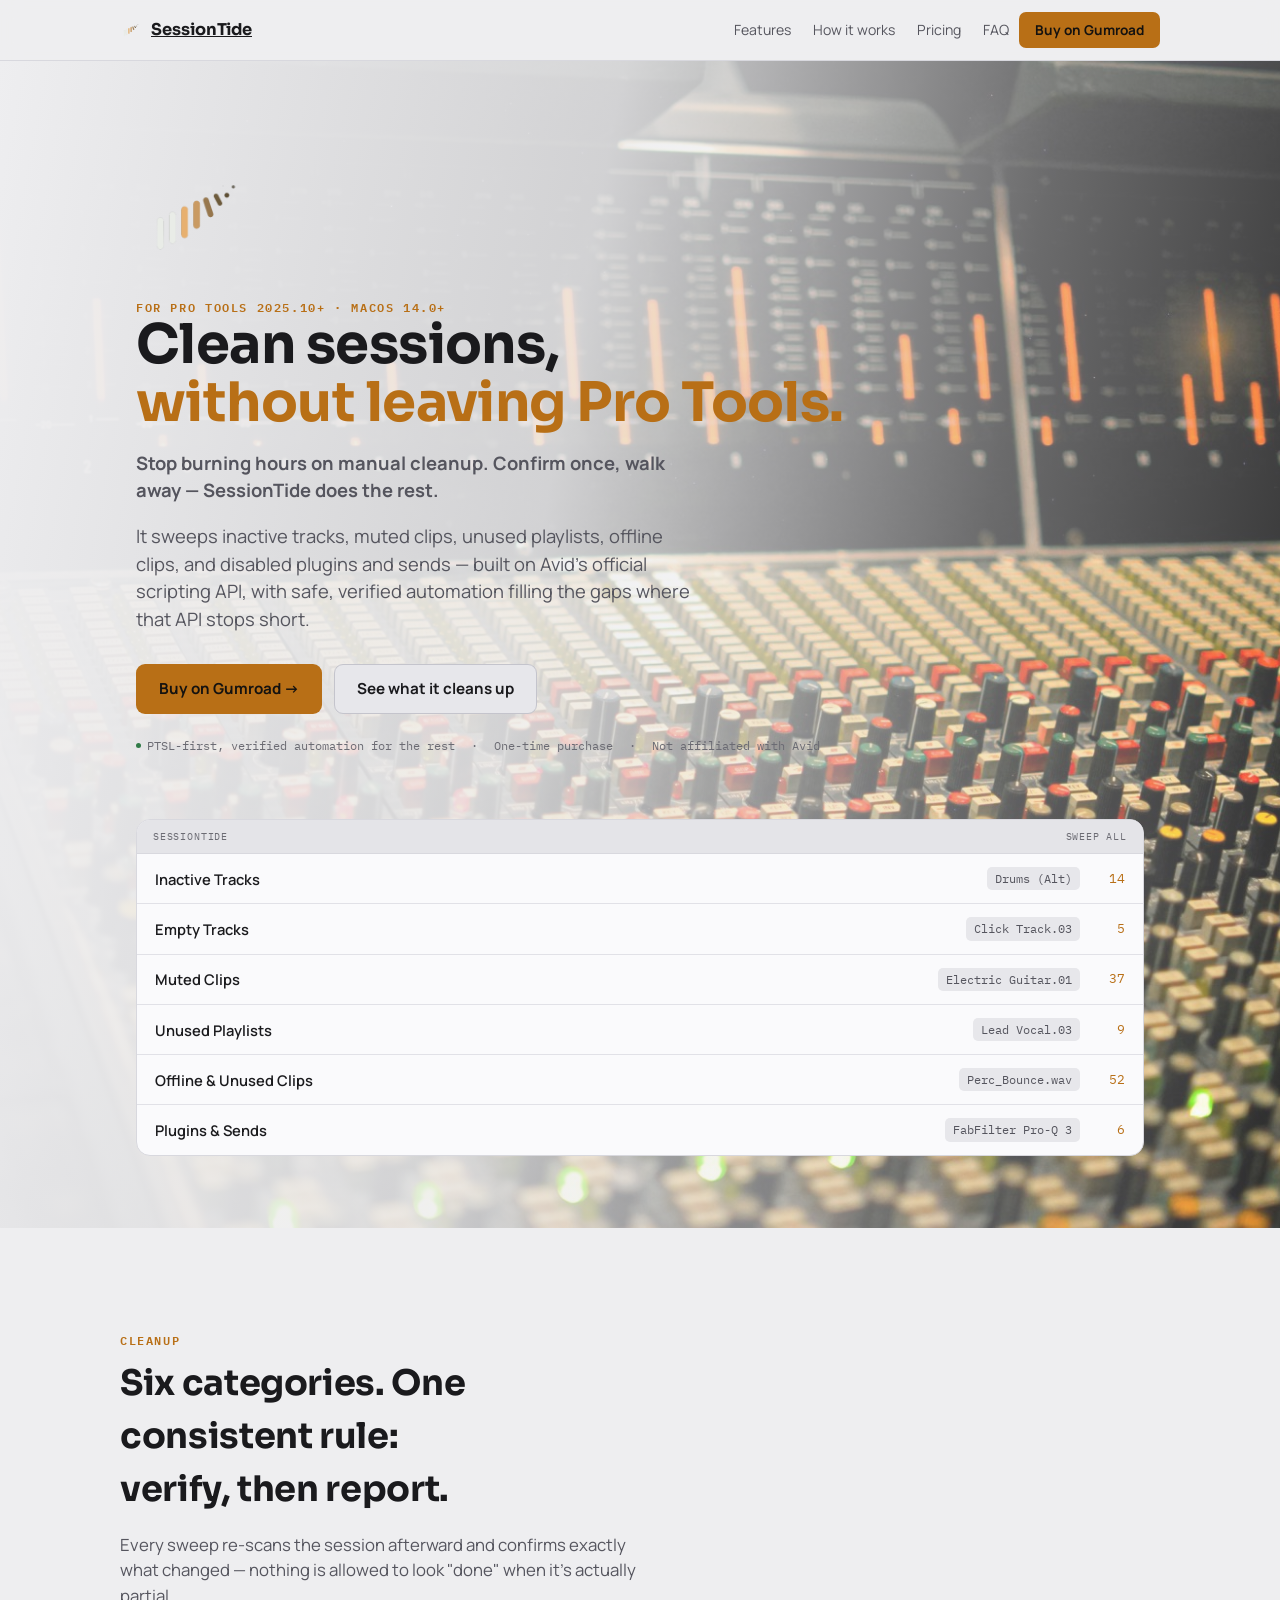
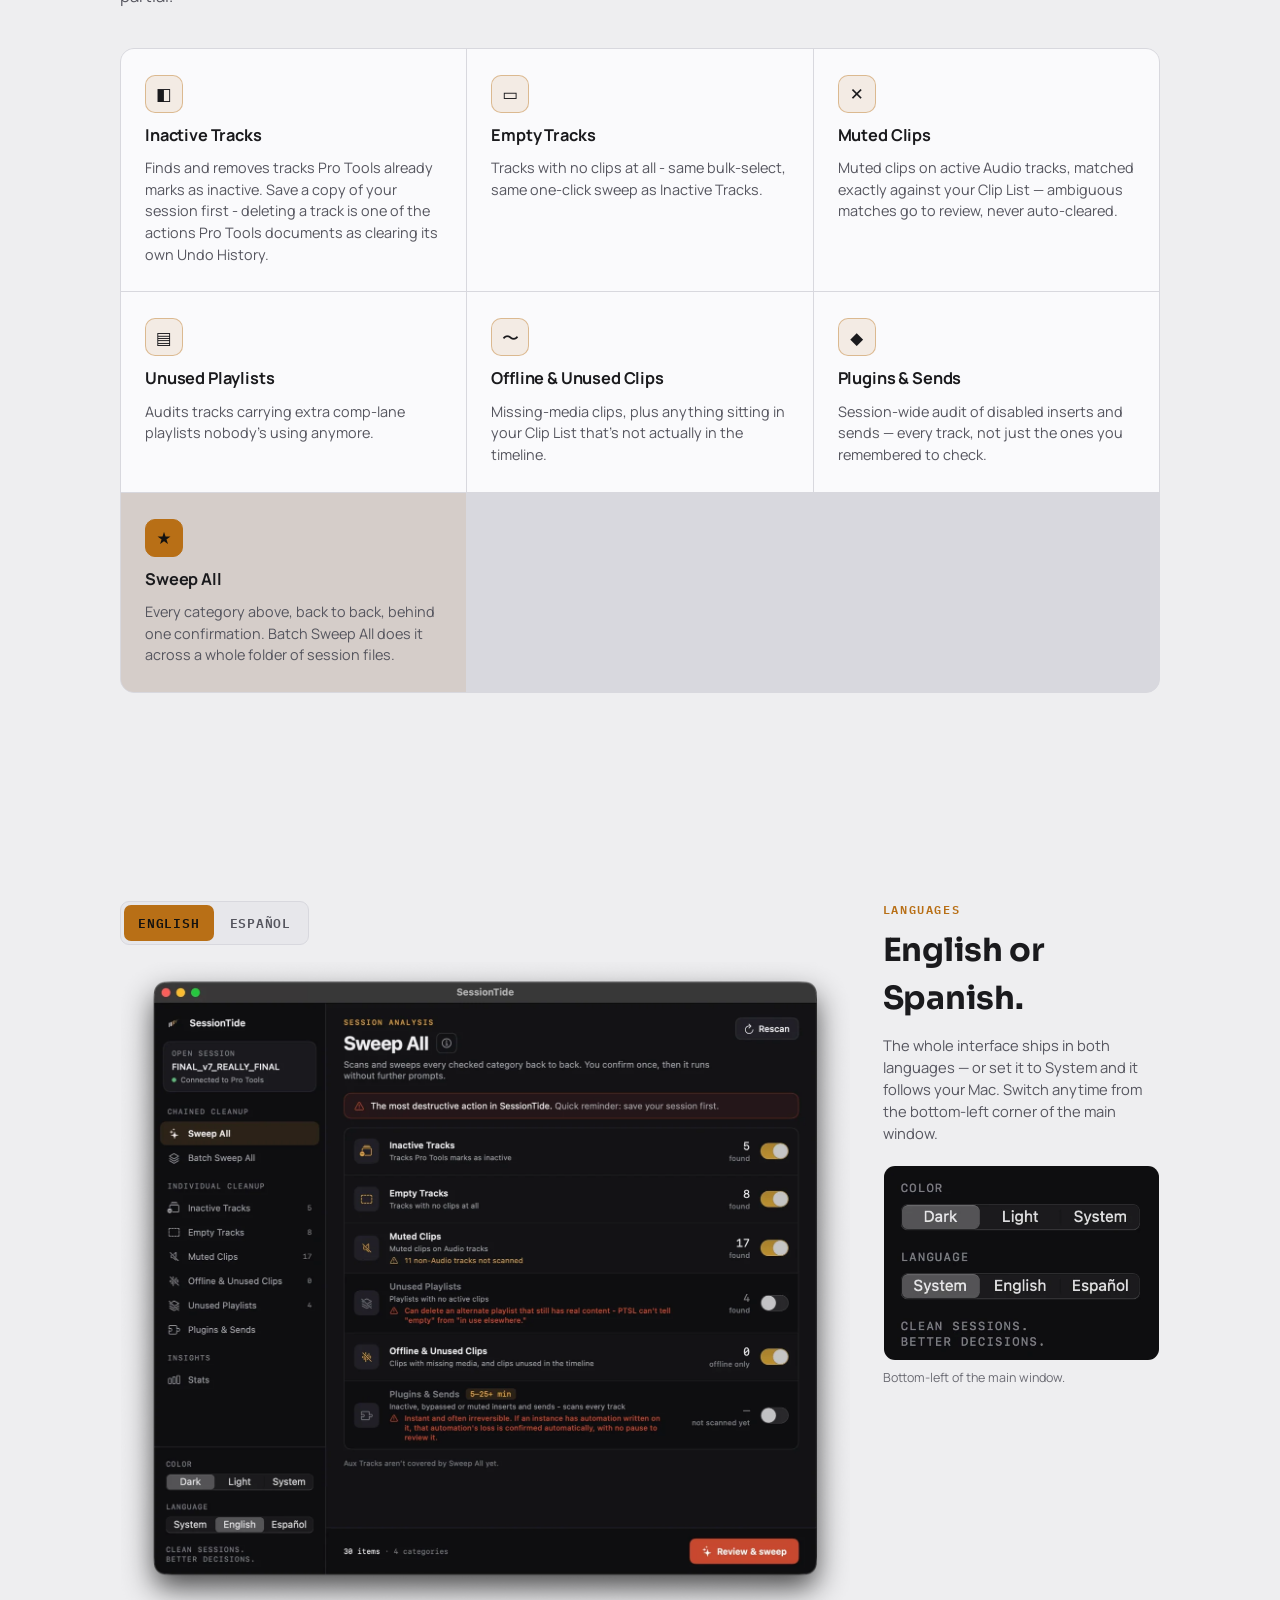
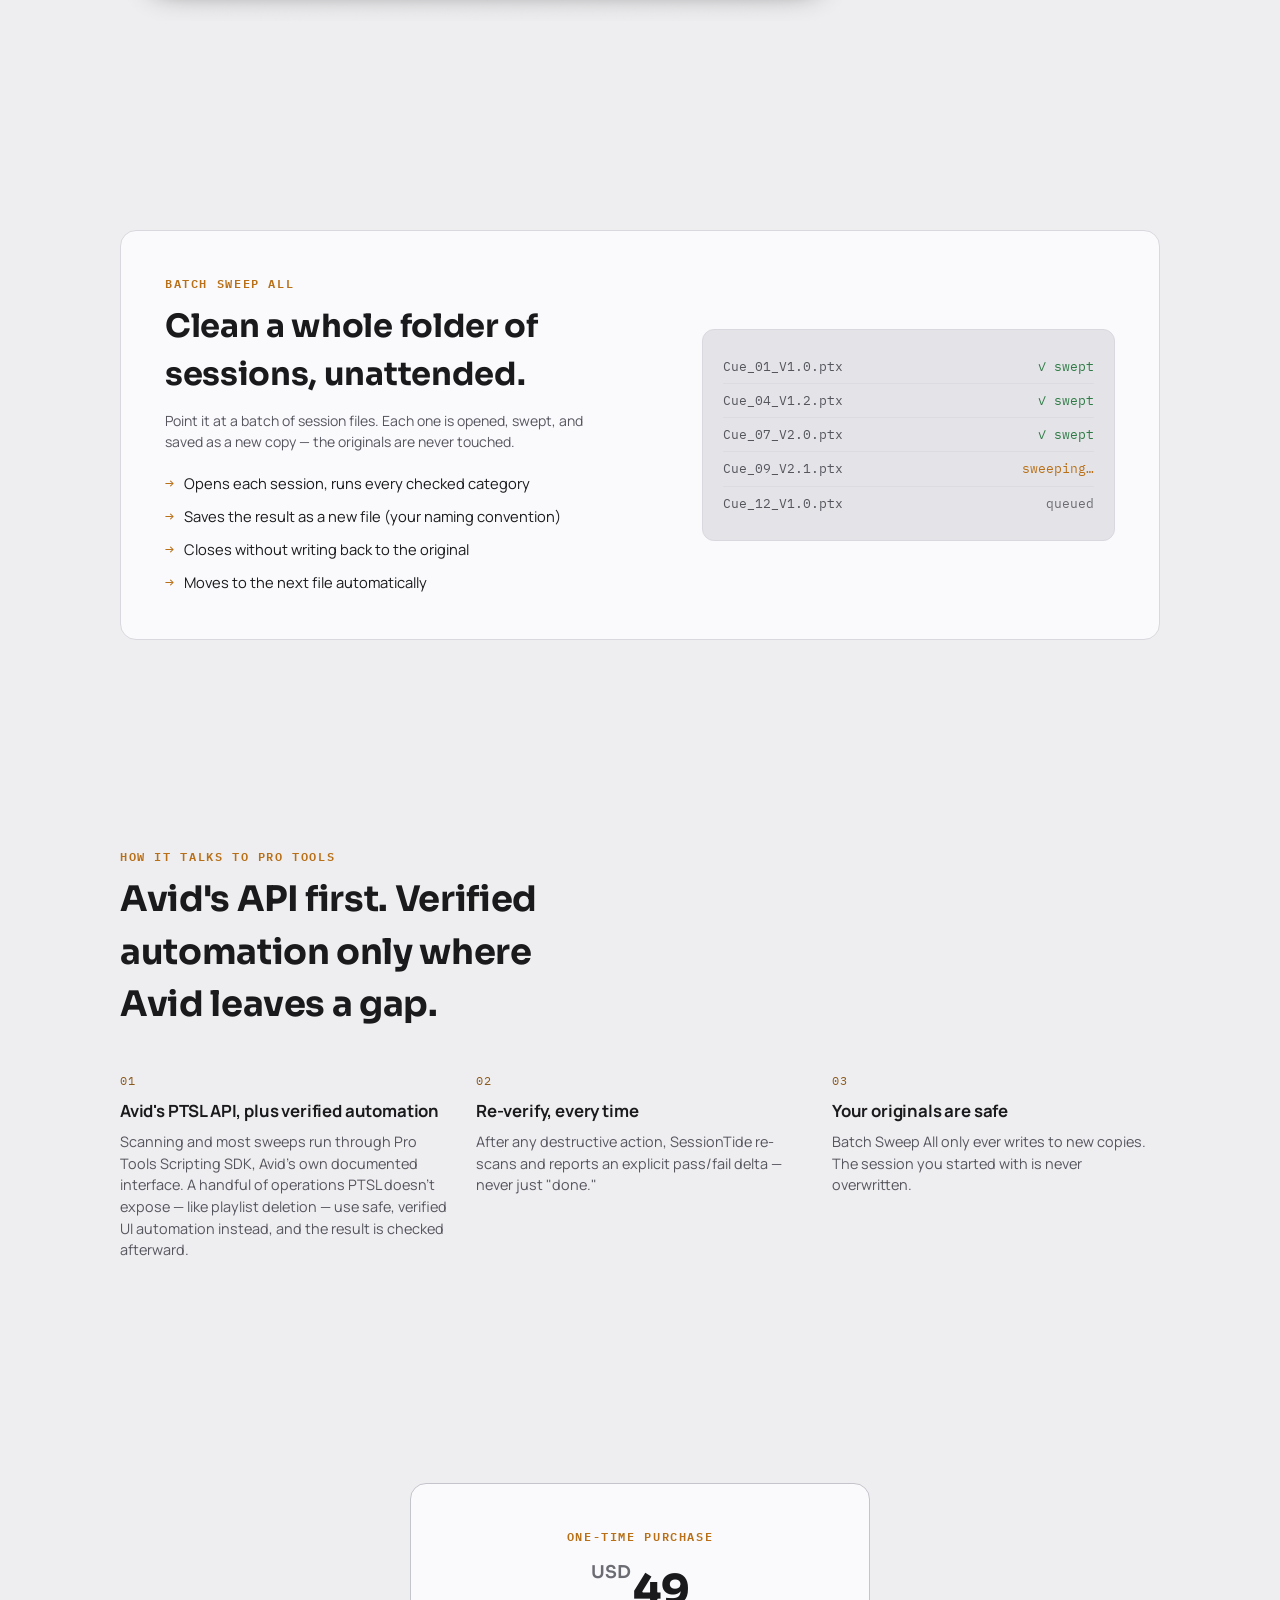
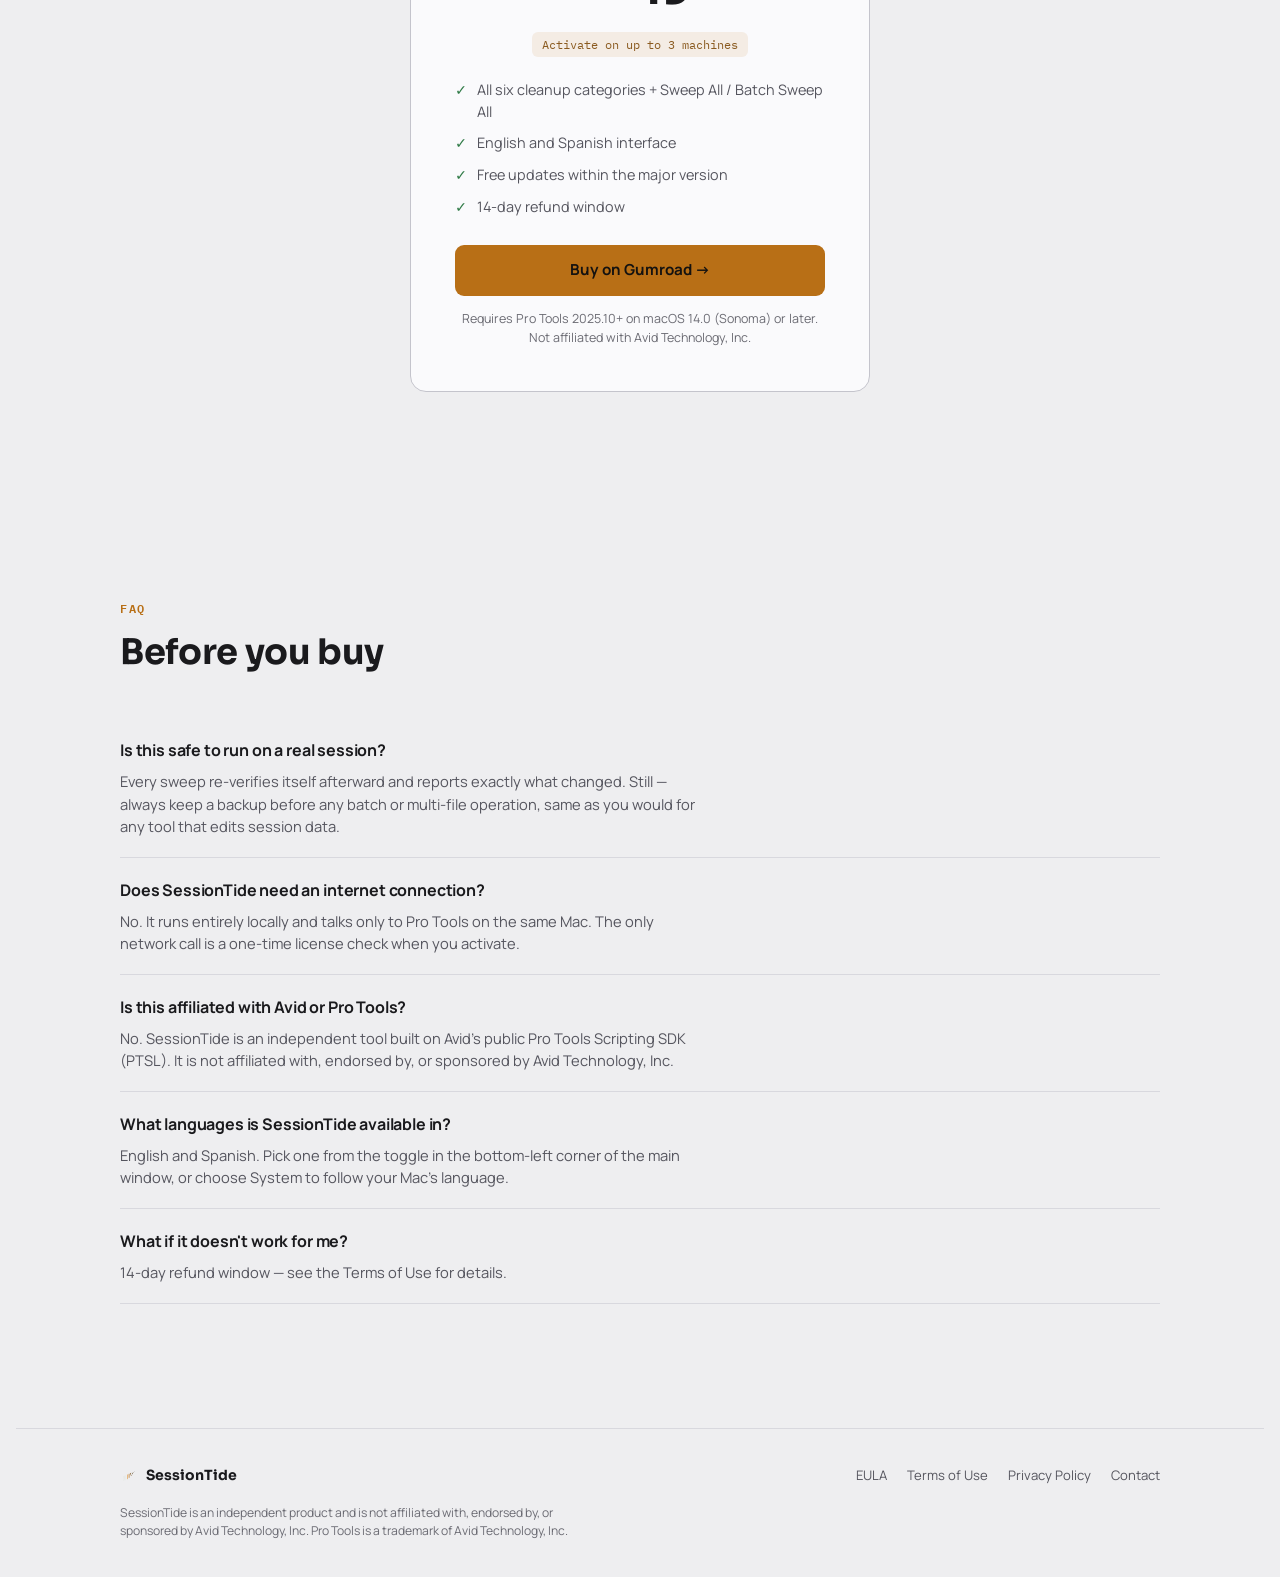
<file: index.html>
<!doctype html><html><head><meta charset=utf8><meta name=viewport content="width=device-width,initial-scale=1,viewport-fit=cover"><style>:root{color-scheme:light;box-sizing:border-box;padding-top:env(safe-area-inset-top,0px);padding-bottom:env(safe-area-inset-bottom,0px)}html{scroll-padding-top:env(safe-area-inset-top,0px)}body{margin:0;padding:0;font:14px -apple-system,BlinkMacSystemFont,sans-serif;background:#faf9f5;color:#141413}img{max-width:100%}[hidden]:not([hidden=until-found i]){display:none!important}</style></head><body>
<title>SessionTide</title>
<meta name="description" content="Session cleanup for Pro Tools, built on Avid's official scripting API — with safe, verified automation for the few things that API can't do.">
<link rel="preconnect" href="https://fonts.googleapis.com">
<link rel="preconnect" href="https://fonts.gstatic.com" crossorigin>
<link href="https://fonts.googleapis.com/css2?family=Sora:wght@400;600;700;800&family=Manrope:wght@400;500;600;700&family=IBM+Plex+Mono:wght@400;500;600&display=swap" rel="stylesheet">
<style>
  :root{
    --bg:#EEEEF0; --sidebar:#E4E4E8; --surface:#FAFAFC; --raised:#E7E7EB;
    --border:#D8D8DE; --border-strong:#C4C4CC;
    --text:#1A1A1D; --text-2:#55555E; --text-3:#6B6B73;
    --amber:#B86F16; --amber-muted:#8A5A1F; --amber-wash: rgba(184,111,22,.10);
    --success:#2F7A46; --danger:#B8391F;
    color-scheme: light dark;
  }
  @media (prefers-color-scheme: dark){
    :root:not([data-theme="light"]){
      --bg:#121215; --sidebar:#0E0E11; --surface:#19191E; --raised:#202026;
      --border:#26262D; --border-strong:#33333B;
      --text:#EDEDF0; --text-2:#A1A1AA; --text-3:#7C7C86;
      --amber:#E8A33D; --amber-muted:#B8894A; --amber-wash: rgba(232,163,61,.10);
      --success:#5FB878; --danger:#C8472F;
    }
  }
  :root[data-theme="dark"]{
    --bg:#121215; --sidebar:#0E0E11; --surface:#19191E; --raised:#202026;
    --border:#26262D; --border-strong:#33333B;
    --text:#EDEDF0; --text-2:#A1A1AA; --text-3:#7C7C86;
    --amber:#E8A33D; --amber-muted:#B8894A; --amber-wash: rgba(232,163,61,.10);
    --success:#5FB878; --danger:#C8472F;
  }

  *{box-sizing:border-box}
  html,body{margin:0; background:var(--bg); color:var(--text);}
  body{
    font-family:"Manrope",system-ui,sans-serif; line-height:1.5;
    padding-inline:16px;
    -webkit-font-smoothing:antialiased;
  }
  a{color:inherit}
  img{max-width:100%; display:block}
  .wrap{max-width:1040px; margin:0 auto;}
  section{padding-block:clamp(56px,9vw,104px);}
  h1,h2,h3{font-family:"Sora",system-ui,sans-serif; font-weight:700; letter-spacing:-0.01em; text-wrap:balance; margin:0;}
  .eyebrow{
    font-family:"IBM Plex Mono",monospace; font-size:.72rem; letter-spacing:.14em; text-transform:uppercase;
    color:var(--amber); font-weight:600;
  }
  .lede{color:var(--text-2); font-size:1.05rem; max-width:56ch;}
  .mono{font-family:"IBM Plex Mono",monospace;}

  /* ---------- nav ---------- */
  nav{
    position:sticky; top:0; z-index:20; background:color-mix(in srgb, var(--bg) 88%, transparent);
    backdrop-filter:blur(10px); border-bottom:1px solid var(--border);
    margin-inline:-16px; padding-inline:16px;
  }
  .nav-row{max-width:1040px; margin:0 auto; display:flex; align-items:center; gap:10px; height:60px;}
  .nav-row .brand{display:flex; align-items:center; gap:9px; font-family:"Sora",sans-serif; font-weight:700; font-size:1.02rem;}
  .nav-row .brand img{width:22px; height:22px;}
  .nav-links{display:flex; gap:22px; margin-left:auto; font-size:.88rem; color:var(--text-2);}
  .nav-links a{text-decoration:none;}
  .nav-links a:hover{color:var(--text);}
  .nav-cta{
    font-family:"Manrope",sans-serif; font-weight:700; font-size:.85rem;
    background:var(--amber); color:#141210; padding:8px 16px; border-radius:7px; text-decoration:none;
    white-space:nowrap;
  }
  @media (max-width:640px){ .nav-links{display:none;} .nav-cta{margin-left:auto;} }

  /* ---------- hero ---------- */
  /* hero-console.jpg: "Neve Sound Board" by Conner Darnell on Unsplash
     (Unsplash License, free for commercial use, no attribution required -
     credited here anyway). Swapped 2026-10-05 again, user-picked from a
     fresh search - classic Neve-style large-format console, cream knobs,
     lit orange meter bridge at varied levels (not all zero).
     https://unsplash.com/photos/black-audio-mixer-with-audio-mixer-yk0c7Ww_ws8 */
  .hero{
    position:relative; isolation:isolate; overflow:hidden;
    margin-inline:calc(50% - 50vw); padding-inline:max(16px, calc(50vw - 504px));
    padding-top:clamp(52px,10vw,96px); padding-bottom:clamp(40px,7vw,72px);
  }
  .hero::before{
    content:""; position:absolute; inset:0; z-index:-1;
    background:
      linear-gradient(100deg, var(--bg) 0%, color-mix(in srgb, var(--bg) 88%, transparent) 42%, color-mix(in srgb, var(--bg) 45%, transparent) 72%, color-mix(in srgb, var(--bg) 18%, transparent) 100%),
      url('hero-console.jpg') center 38% / cover no-repeat;
  }
  @media (max-width:640px){
    .hero::before{
      background:
        linear-gradient(180deg, var(--bg) 0%, color-mix(in srgb, var(--bg) 92%, transparent) 55%, color-mix(in srgb, var(--bg) 60%, transparent) 100%),
        url('hero-console.jpg') center 30% / cover no-repeat;
    }
  }
  .hero-mark{width:120px; height:120px; margin-bottom:22px;}
  .hero h1{font-size:clamp(2.1rem,5.2vw,3.4rem); line-height:1.06;}
  .hero h1 .accent{color:var(--amber);}
  .hero .lede{font-size:1.15rem; margin-top:18px; max-width:52ch;}
  .hero-ctas{display:flex; gap:12px; margin-top:30px; flex-wrap:wrap;}
  .btn{
    font-family:"Manrope",sans-serif; font-weight:700; font-size:.95rem;
    padding:13px 22px; border-radius:9px; text-decoration:none; display:inline-flex; align-items:center; gap:8px;
    border:1px solid transparent;
  }
  .btn-primary{background:var(--amber); color:#141210;}
  .btn-secondary{background:var(--raised); color:var(--text); border-color:var(--border-strong);}
  .hero-meta{
    margin-top:22px; display:flex; gap:16px; flex-wrap:wrap;
    font-family:"IBM Plex Mono",monospace; font-size:.78rem; color:var(--text-3);
  }
  .hero-meta span{display:flex; align-items:center; gap:6px;}
  .dot{width:5px; height:5px; border-radius:50%; background:var(--success);}

  /* ---------- console preview (the bars motif) ---------- */
  .console-strip{
    margin-top:clamp(40px,7vw,64px); border:1px solid var(--border); border-radius:14px;
    background:var(--surface); overflow:hidden;
  }
  .console-strip .bar{
    height:34px; display:flex; align-items:center; gap:0; padding-inline:6px; border-bottom:1px solid var(--border);
    background:var(--sidebar);
  }
  .console-strip .bar span{
    font-family:"IBM Plex Mono",monospace; font-size:.65rem; letter-spacing:.08em; color:var(--text-3); padding:0 10px;
  }
  .console-row{
    display:flex; align-items:center; gap:14px; padding:13px 18px; border-bottom:1px solid color-mix(in srgb, var(--border) 70%, transparent);
    font-size:.92rem;
  }
  .console-row:last-child{border-bottom:none;}
  .console-row .name{font-weight:600; flex:1; min-width:0;}
  .console-row .tag{
    font-family:"IBM Plex Mono",monospace; font-size:.72rem; color:var(--text-2);
    background:var(--raised); padding:3px 8px; border-radius:5px; white-space:nowrap;
  }
  .console-row .count{font-family:"IBM Plex Mono",monospace; font-size:.82rem; color:var(--amber); width:2.4em; text-align:right;}

  /* ---------- feature grid ---------- */
  .grid-head{max-width:60ch; margin-bottom:40px;}
  .grid-head h2{font-size:clamp(1.6rem,3.4vw,2.2rem); margin-top:8px;}
  .feat-grid{display:grid; grid-template-columns:repeat(auto-fit,minmax(260px,1fr)); gap:1px; background:var(--border); border:1px solid var(--border); border-radius:14px; overflow:hidden;}
  .feat{background:var(--surface); padding:26px 24px; display:flex; flex-direction:column; gap:10px;}
  .feat .ico{
    width:38px; height:38px; border-radius:10px; background:var(--amber-wash); border:1px solid color-mix(in srgb, var(--amber) 40%, transparent);
    display:flex; align-items:center; justify-content:center; font-size:1.05rem;
  }
  .feat h3{font-size:1.02rem; font-family:"Manrope",sans-serif; font-weight:700;}
  .feat p{margin:0; color:var(--text-2); font-size:.9rem; line-height:1.5;}

  /* ---------- languages ---------- */
  /* Screenshots live in screenshots/ (app-en.webp, app-es.webp, toggle.webp).
     Until they exist, the frames show a dashed placeholder instead of a broken image. */
  .lang{display:grid; grid-template-columns:1.45fr .55fr; gap:32px; align-items:start;}
  .lang-switch{
    display:inline-flex; padding:3px; gap:2px; border-radius:9px;
    background:var(--raised); border:1px solid var(--border); margin-bottom:16px;
  }
  .lang-switch button{
    font:600 .82rem "IBM Plex Mono",monospace; letter-spacing:.06em; color:var(--text-2);
    background:none; border:0; border-radius:7px; padding:7px 14px; cursor:pointer;
  }
  .lang-switch button[aria-pressed="true"]{background:var(--amber); color:#141210;}
  .shot{
    position:relative; border-radius:12px; overflow:hidden;
    border:1px dashed var(--border-strong); background:var(--sidebar);
    display:flex; align-items:center; justify-content:center;
    font-family:"IBM Plex Mono",monospace; font-size:.75rem; color:var(--text-3);
  }
  .shot-app{aspect-ratio:1500/1357;}
  .shot-toggle{aspect-ratio:460/326; max-width:300px;}
  .shot img{position:absolute; inset:0; width:100%; height:100%; object-fit:contain; transition:opacity .25s ease;}
  .shot img.off{opacity:0;}
  .shot.loaded{border-style:solid; border-color:transparent; background:none;}
  .shot.loaded > span{visibility:hidden;}
  .lang-side h2{font-size:clamp(1.5rem,3vw,2rem); margin-top:8px;}
  .lang-side p{color:var(--text-2); font-size:.92rem; margin:12px 0 0;}
  .lang-side .shot{margin-top:20px;}
  .lang-side .caption{font-size:.78rem; color:var(--text-3); margin-top:8px;}
  @media (prefers-reduced-motion:reduce){ .shot img{transition:none;} }
  @media (max-width:760px){ .lang{grid-template-columns:1fr;} .lang-side{order:-1;} }

  /* ---------- sweep-all banner ---------- */
  .banner{
    border:1px solid var(--border); border-radius:16px; background:var(--surface);
    padding:clamp(28px,5vw,44px); display:grid; grid-template-columns:1.1fr .9fr; gap:32px; align-items:center;
  }
  .banner .eyebrow{margin-bottom:10px;}
  .banner h2{font-size:clamp(1.5rem,3vw,2rem);}
  .banner p{color:var(--text-2); margin-top:12px; max-width:48ch;}
  .banner-list{list-style:none; margin:20px 0 0; padding:0; display:flex; flex-direction:column; gap:10px;}
  .banner-list li{display:flex; gap:10px; align-items:baseline; font-size:.92rem;}
  .banner-list li::before{content:"→"; color:var(--amber); font-family:"IBM Plex Mono",monospace; flex-shrink:0;}
  .banner-visual{
    border:1px solid var(--border); border-radius:12px; background:var(--sidebar); padding:20px;
    font-family:"IBM Plex Mono",monospace; font-size:.8rem; color:var(--text-2);
  }
  .banner-visual .line{display:flex; justify-content:space-between; padding:7px 0; border-bottom:1px solid color-mix(in srgb, var(--border) 70%, transparent);}
  .banner-visual .line:last-child{border-bottom:none;}
  .banner-visual .ok{color:var(--success);}
  @media (max-width:760px){ .banner{grid-template-columns:1fr;} }

  /* ---------- trust ---------- */
  .trust{display:grid; grid-template-columns:repeat(auto-fit,minmax(220px,1fr)); gap:28px;}
  .trust-item .num{font-family:"IBM Plex Mono",monospace; color:var(--amber-muted); font-size:.78rem; letter-spacing:.08em;}
  .trust-item h3{font-size:1.05rem; margin-top:8px; font-family:"Manrope",sans-serif; font-weight:700;}
  .trust-item p{color:var(--text-2); font-size:.9rem; margin-top:8px;}

  /* ---------- pricing ---------- */
  .price-card{
    border:1px solid var(--border-strong); border-radius:16px; background:var(--surface);
    padding:clamp(28px,5vw,44px); text-align:center; max-width:460px; margin:0 auto;
  }
  .price-value{font-family:"Sora",sans-serif; font-weight:800; font-size:2.6rem; margin-top:14px;}
  .price-value .cur{font-size:1.1rem; color:var(--text-3); font-weight:600; vertical-align:top; margin-right:2px;}
  .price-note{font-family:"IBM Plex Mono",monospace; font-size:.72rem; color:var(--amber-muted); background:var(--amber-wash); display:inline-block; padding:4px 10px; border-radius:6px; margin-top:10px;}
  .price-list{list-style:none; padding:0; margin:22px 0; display:flex; flex-direction:column; gap:10px; text-align:left;}
  .price-list li{display:flex; gap:10px; font-size:.9rem; color:var(--text-2);}
  .price-list li::before{content:"✓"; color:var(--success); font-weight:700; flex-shrink:0;}
  .price-card .btn{width:100%; justify-content:center; margin-top:6px;}
  .price-fine{font-size:.78rem; color:var(--text-3); margin-top:14px;}

  /* ---------- faq ---------- */
  .faq-item{border-bottom:1px solid var(--border); padding-block:20px;}
  .faq-item:first-child{border-top:1px solid var(--border);}
  .faq-item h3{font-size:1rem; font-family:"Manrope",sans-serif; font-weight:700;}
  .faq-item p{color:var(--text-2); font-size:.92rem; margin:8px 0 0; max-width:64ch;}

  /* ---------- footer ---------- */
  footer{border-top:1px solid var(--border); padding-block:36px; margin-top:20px;}
  .foot-row{display:flex; justify-content:space-between; align-items:center; flex-wrap:wrap; gap:16px;}
  .foot-links{display:flex; gap:20px; font-size:.82rem; color:var(--text-2); flex-wrap:wrap;}
  .foot-links a{text-decoration:none;}
  .foot-links a:hover{color:var(--text);}
  .foot-disclaimer{font-size:.76rem; color:var(--text-3); margin-top:18px; max-width:70ch;}
</style>

<nav>
  <div class="nav-row">
    <a href="#top" class="brand"><img src="[data-uri]" alt=""> SessionTide</a>
    <div class="nav-links">
      <a href="#features">Features</a>
      <a href="#how">How it works</a>
      <a href="#pricing">Pricing</a>
      <a href="#faq">FAQ</a>
    </div>
    <a class="nav-cta" href="https://juanpedrohuici.gumroad.com/l/kjigfs">Buy on Gumroad</a>
  </div>
</nav>

<div class="wrap" id="top">
  <section class="hero">
    <img class="hero-mark" src="[data-uri]" alt="SessionTide">
    <div class="eyebrow">FOR PRO TOOLS 2025.10+ · MACOS 14.0+</div>
    <h1>Clean sessions,<br><span class="accent">without leaving Pro Tools.</span></h1>
    <p class="lede"><strong>Stop burning hours on manual cleanup. Confirm once, walk away — SessionTide does the rest.</strong></p>
    <p class="lede">It sweeps inactive tracks, muted clips, unused playlists, offline clips, and disabled plugins and sends — built on Avid's official scripting API, with safe, verified automation filling the gaps where that API stops short.</p>
    <div class="hero-ctas">
      <a class="btn btn-primary" href="https://juanpedrohuici.gumroad.com/l/kjigfs">Buy on Gumroad →</a>
      <a class="btn btn-secondary" href="#features">See what it cleans up</a>
    </div>
    <div class="hero-meta">
      <span><span class="dot"></span>PTSL-first, verified automation for the rest</span>
      <span>·</span>
      <span>One-time purchase</span>
      <span>·</span>
      <span>Not affiliated with Avid</span>
    </div>

    <div class="console-strip">
      <div class="bar"><span>SESSIONTIDE</span><span style="margin-left:auto;">SWEEP ALL</span></div>
      <div class="console-row"><div class="name">Inactive Tracks</div><div class="tag">Drums (Alt)</div><div class="count">14</div></div>
      <div class="console-row"><div class="name">Empty Tracks</div><div class="tag">Click Track.03</div><div class="count">5</div></div>
      <div class="console-row"><div class="name">Muted Clips</div><div class="tag">Electric Guitar.01</div><div class="count">37</div></div>
      <div class="console-row"><div class="name">Unused Playlists</div><div class="tag">Lead Vocal.03</div><div class="count">9</div></div>
      <div class="console-row"><div class="name">Offline &amp; Unused Clips</div><div class="tag">Perc_Bounce.wav</div><div class="count">52</div></div>
      <div class="console-row"><div class="name">Plugins &amp; Sends</div><div class="tag">FabFilter Pro-Q 3</div><div class="count">6</div></div>
    </div>
  </section>

  <section id="features">
    <div class="grid-head">
      <div class="eyebrow">CLEANUP</div>
      <h2>Six categories. One consistent rule: verify, then report.</h2>
      <p class="lede">Every sweep re-scans the session afterward and confirms exactly what changed — nothing is allowed to look "done" when it's actually partial.</p>
    </div>
    <div class="feat-grid">
      <div class="feat">
        <div class="ico">◧</div>
        <h3>Inactive Tracks</h3>
        <p>Finds and removes tracks Pro Tools already marks as inactive. Save a copy of your session first - deleting a track is one of the actions Pro Tools documents as clearing its own Undo History.</p>
      </div>
      <div class="feat">
        <div class="ico">▭</div>
        <h3>Empty Tracks</h3>
        <p>Tracks with no clips at all - same bulk-select, same one-click sweep as Inactive Tracks.</p>
      </div>
      <div class="feat">
        <div class="ico">✕</div>
        <h3>Muted Clips</h3>
        <p>Muted clips on active Audio tracks, matched exactly against your Clip List — ambiguous matches go to review, never auto-cleared.</p>
      </div>
      <div class="feat">
        <div class="ico">▤</div>
        <h3>Unused Playlists</h3>
        <p>Audits tracks carrying extra comp-lane playlists nobody's using anymore.</p>
      </div>
      <div class="feat">
        <div class="ico">〜</div>
        <h3>Offline &amp; Unused Clips</h3>
        <p>Missing-media clips, plus anything sitting in your Clip List that's not actually in the timeline.</p>
      </div>
      <div class="feat">
        <div class="ico">◆</div>
        <h3>Plugins &amp; Sends</h3>
        <p>Session-wide audit of disabled inserts and sends — every track, not just the ones you remembered to check.</p>
      </div>
      <div class="feat" style="background:var(--amber-wash);">
        <div class="ico" style="background:var(--amber); color:#141210; border-color:var(--amber);">★</div>
        <h3>Sweep All</h3>
        <p>Every category above, back to back, behind one confirmation. Batch Sweep All does it across a whole folder of session files.</p>
      </div>
    </div>
  </section>

  <section id="languages">
    <div class="lang">
      <div>
        <div class="lang-switch" role="group" aria-label="Screenshot language">
          <button type="button" data-lang="en" aria-pressed="true">ENGLISH</button>
          <button type="button" data-lang="es" aria-pressed="false">ESPAÑOL</button>
        </div>
        <div class="shot shot-app">
          <span>Screenshot coming soon</span>
          <img src="screenshots/app-en.webp" data-lang="en" alt="SessionTide main window in English">
          <img src="screenshots/app-es.webp" data-lang="es" class="off" alt="SessionTide main window in Spanish">
        </div>
      </div>
      <div class="lang-side">
        <div class="eyebrow">LANGUAGES</div>
        <h2>English or Spanish.</h2>
        <p>The whole interface ships in both languages — or set it to System and it follows your Mac. Switch anytime from the bottom-left corner of the main window.</p>
        <div class="shot shot-toggle">
          <span>Toggle screenshot</span>
          <img src="screenshots/toggle.webp" alt="Language toggle in the bottom-left corner of the SessionTide main window">
        </div>
        <div class="caption">Bottom-left of the main window.</div>
      </div>
    </div>
  </section>

  <section id="how">
    <div class="banner">
      <div>
        <div class="eyebrow">BATCH SWEEP ALL</div>
        <h2>Clean a whole folder of sessions, unattended.</h2>
        <p>Point it at a batch of session files. Each one is opened, swept, and saved as a new copy — the originals are never touched.</p>
        <ul class="banner-list">
          <li>Opens each session, runs every checked category</li>
          <li>Saves the result as a new file (your naming convention)</li>
          <li>Closes without writing back to the original</li>
          <li>Moves to the next file automatically</li>
        </ul>
      </div>
      <div class="banner-visual">
        <div class="line"><span>Cue_01_V1.0.ptx</span><span class="ok">✓ swept</span></div>
        <div class="line"><span>Cue_04_V1.2.ptx</span><span class="ok">✓ swept</span></div>
        <div class="line"><span>Cue_07_V2.0.ptx</span><span class="ok">✓ swept</span></div>
        <div class="line"><span>Cue_09_V2.1.ptx</span><span style="color:var(--amber);">sweeping…</span></div>
        <div class="line"><span>Cue_12_V1.0.ptx</span><span style="color:var(--text-3);">queued</span></div>
      </div>
    </div>
  </section>

  <section>
    <div class="grid-head">
      <div class="eyebrow">HOW IT TALKS TO PRO TOOLS</div>
      <h2>Avid's API first. Verified automation only where Avid leaves a gap.</h2>
    </div>
    <div class="trust">
      <div class="trust-item">
        <div class="num mono">01</div>
        <h3>Avid's PTSL API, plus verified automation</h3>
        <p>Scanning and most sweeps run through Pro Tools Scripting SDK, Avid's own documented interface. A handful of operations PTSL doesn't expose — like playlist deletion — use safe, verified UI automation instead, and the result is checked afterward.</p>
      </div>
      <div class="trust-item">
        <div class="num mono">02</div>
        <h3>Re-verify, every time</h3>
        <p>After any destructive action, SessionTide re-scans and reports an explicit pass/fail delta — never just "done."</p>
      </div>
      <div class="trust-item">
        <div class="num mono">03</div>
        <h3>Your originals are safe</h3>
        <p>Batch Sweep All only ever writes to new copies. The session you started with is never overwritten.</p>
      </div>
    </div>
  </section>

  <section id="pricing">
    <div class="price-card">
      <div class="eyebrow">ONE-TIME PURCHASE</div>
      <div class="price-value"><span class="cur">USD</span>49</div>
      <div class="price-note">Activate on up to 3 machines</div>
      <ul class="price-list">
        <li>All six cleanup categories + Sweep All / Batch Sweep All</li>
        <li>English and Spanish interface</li>
        <li>Free updates within the major version</li>
        <li>14-day refund window</li>
      </ul>
      <a class="btn btn-primary" href="https://juanpedrohuici.gumroad.com/l/kjigfs">Buy on Gumroad →</a>
      <div class="price-fine">Requires Pro Tools 2025.10+ on macOS 14.0 (Sonoma) or later. Not affiliated with Avid Technology, Inc.</div>
    </div>
  </section>

  <section id="faq">
    <div class="grid-head">
      <div class="eyebrow">FAQ</div>
      <h2>Before you buy</h2>
    </div>
    <div class="faq-item">
      <h3>Is this safe to run on a real session?</h3>
      <p>Every sweep re-verifies itself afterward and reports exactly what changed. Still — always keep a backup before any batch or multi-file operation, same as you would for any tool that edits session data.</p>
    </div>
    <div class="faq-item">
      <h3>Does SessionTide need an internet connection?</h3>
      <p>No. It runs entirely locally and talks only to Pro Tools on the same Mac. The only network call is a one-time license check when you activate.</p>
    </div>
    <div class="faq-item">
      <h3>Is this affiliated with Avid or Pro Tools?</h3>
      <p>No. SessionTide is an independent tool built on Avid's public Pro Tools Scripting SDK (PTSL). It is not affiliated with, endorsed by, or sponsored by Avid Technology, Inc.</p>
    </div>
    <div class="faq-item">
      <h3>What languages is SessionTide available in?</h3>
      <p>English and Spanish. Pick one from the toggle in the bottom-left corner of the main window, or choose System to follow your Mac's language.</p>
    </div>
    <div class="faq-item">
      <h3>What if it doesn't work for me?</h3>
      <p>14-day refund window — see the Terms of Use for details.</p>
    </div>
  </section>
</div>

<footer>
  <div class="wrap">
    <div class="foot-row">
      <a href="#top" class="brand" style="display:flex; align-items:center; gap:8px; font-family:'Sora',sans-serif; font-weight:700; text-decoration:none;">
        <img src="[data-uri]" alt="" style="width:18px;height:18px;"> SessionTide
      </a>
      <div class="foot-links">
        <a href="eula.html">EULA</a>
        <a href="terms.html">Terms of Use</a>
        <a href="privacy.html">Privacy Policy</a>
        <a href="mailto:contact@sessiontide.com">Contact</a>
      </div>
    </div>
    <div class="foot-disclaimer">SessionTide is an independent product and is not affiliated with, endorsed by, or sponsored by Avid Technology, Inc. Pro Tools is a trademark of Avid Technology, Inc.</div>
  </div>
</footer>

<script>
  // Language screenshots: hide the placeholder once an image loads, drop it if the file is missing.
  document.querySelectorAll('.shot img').forEach(function(img){
    function ok(){ img.closest('.shot').classList.add('loaded'); }
    if (img.complete && img.naturalWidth) ok();
    img.addEventListener('load', ok);
    img.addEventListener('error', function(){ img.remove(); });
  });
  document.querySelectorAll('.lang-switch button').forEach(function(btn){
    btn.addEventListener('click', function(){
      var lang = btn.dataset.lang;
      document.querySelectorAll('.lang-switch button').forEach(function(b){ b.setAttribute('aria-pressed', String(b === btn)); });
      document.querySelectorAll('.shot-app img').forEach(function(img){ img.classList.toggle('off', img.dataset.lang !== lang); });
    });
  });
</script>

</body></html>
</file>
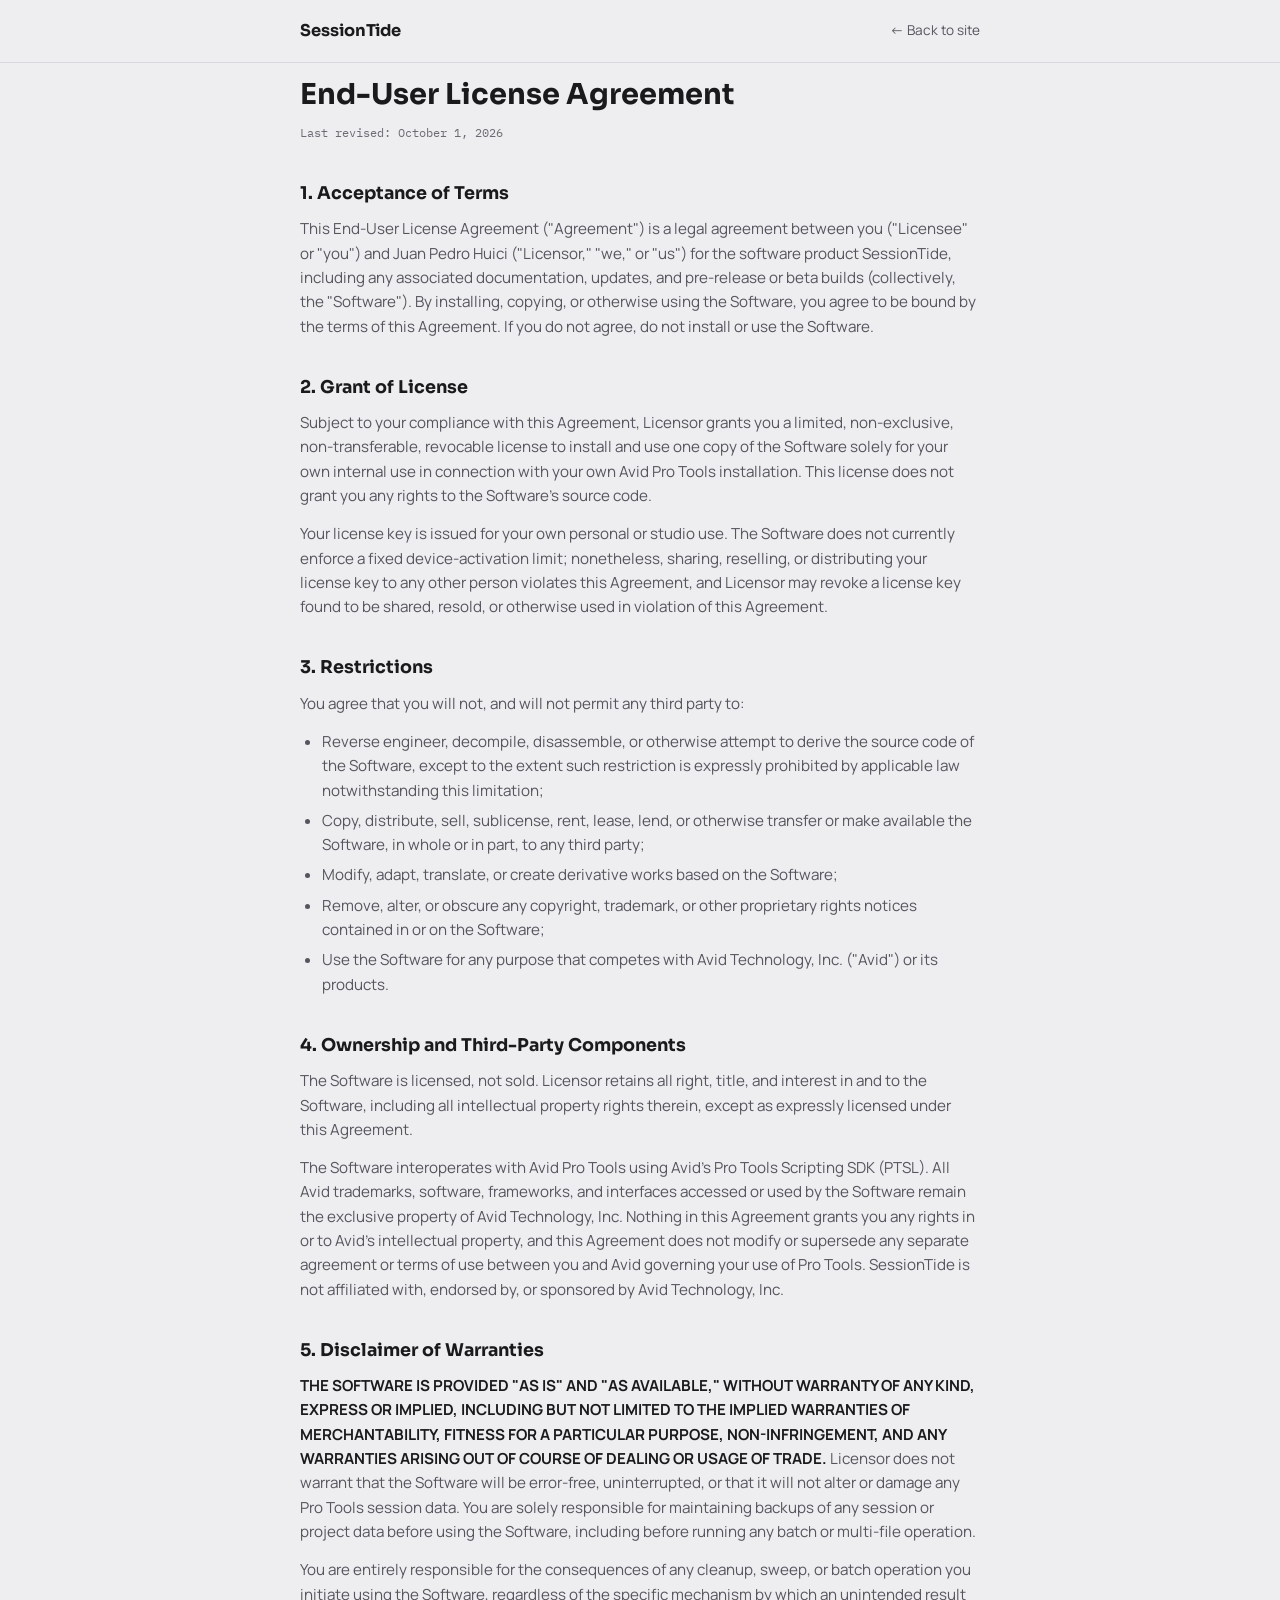
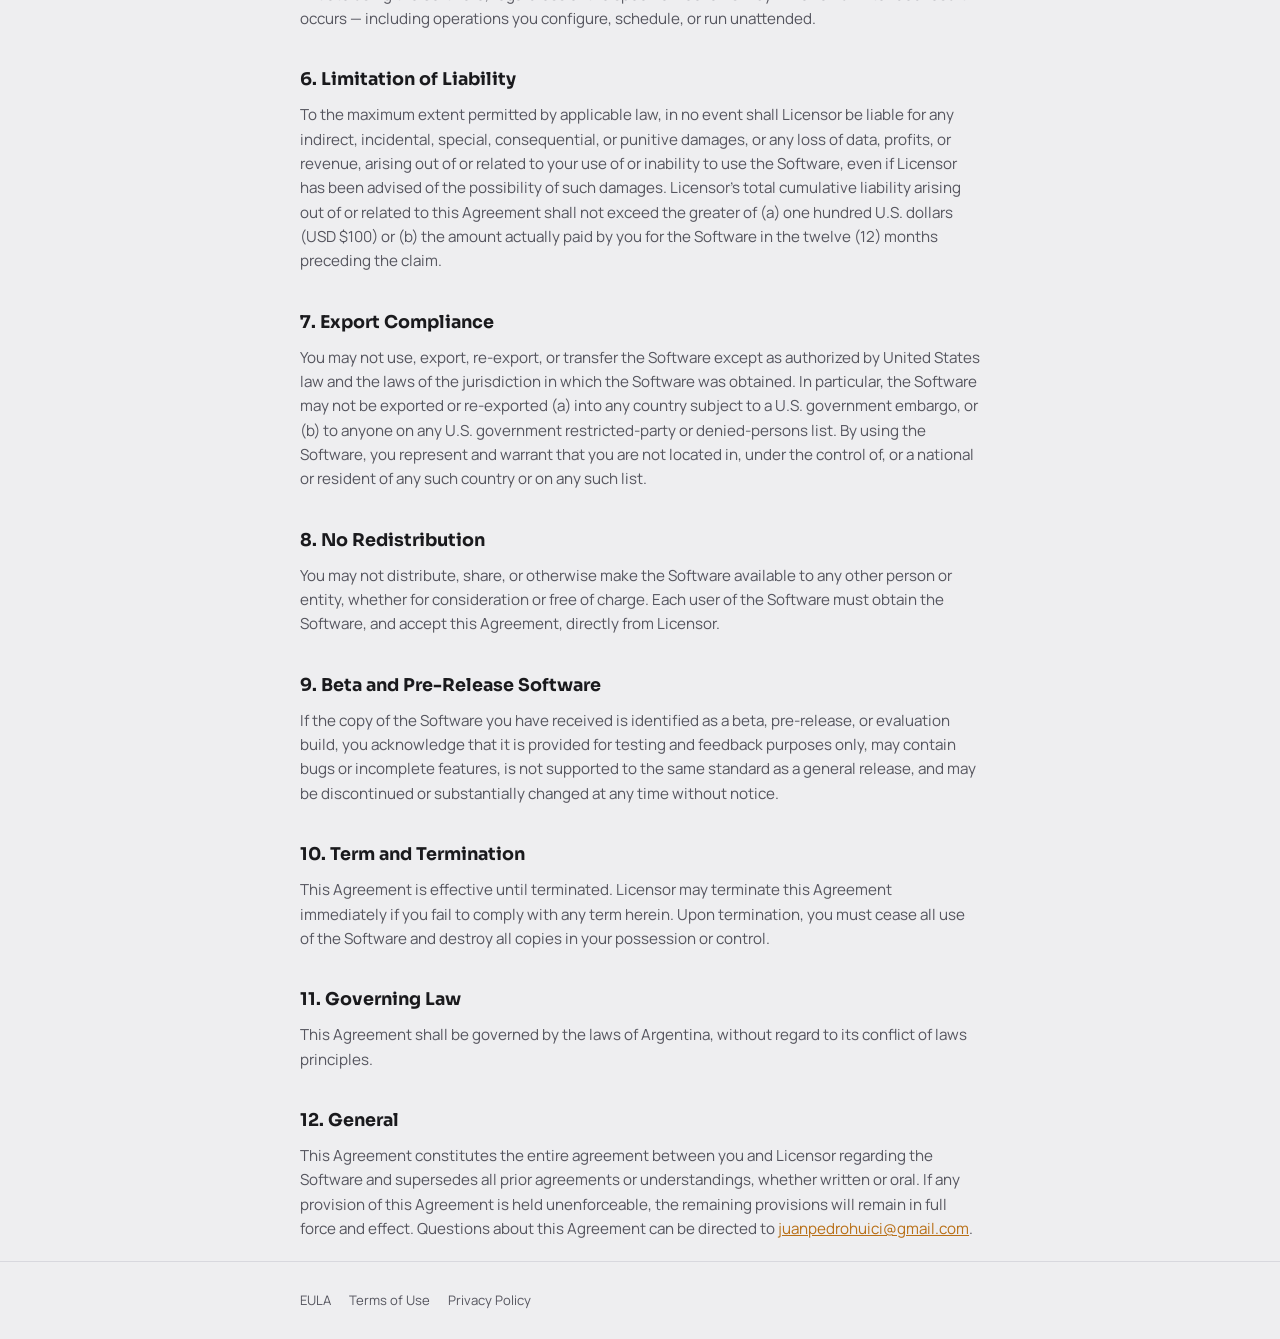
<file: eula.html>
<!doctype html>
<html lang="en">
<head>
<meta charset="utf-8">
<meta name="viewport" content="width=device-width,initial-scale=1">
<title>SessionTide — End-User License Agreement</title>
<link rel="preconnect" href="https://fonts.googleapis.com">
<link rel="preconnect" href="https://fonts.gstatic.com" crossorigin>
<link href="https://fonts.googleapis.com/css2?family=Sora:wght@400;600;700;800&family=Manrope:wght@400;500;600;700&family=IBM+Plex+Mono:wght@400;500;600&display=swap" rel="stylesheet">
<link rel="stylesheet" href="legal.css">
</head>
<body>
<nav><div class="wrap"><a href="/" class="brand">SessionTide</a><a href="/" class="back">&larr; Back to site</a></div></nav>
<main class="wrap">
<h1>End-User License Agreement</h1>
<div class="revised">Last revised: October 1, 2026</div>

<h2>1. Acceptance of Terms</h2>
<p>This End-User License Agreement ("Agreement") is a legal agreement between you ("Licensee" or "you") and Juan Pedro Huici ("Licensor," "we," or "us") for the software product SessionTide, including any associated documentation, updates, and pre-release or beta builds (collectively, the "Software"). By installing, copying, or otherwise using the Software, you agree to be bound by the terms of this Agreement. If you do not agree, do not install or use the Software.</p>

<h2>2. Grant of License</h2>
<p>Subject to your compliance with this Agreement, Licensor grants you a limited, non-exclusive, non-transferable, revocable license to install and use one copy of the Software solely for your own internal use in connection with your own Avid Pro Tools installation. This license does not grant you any rights to the Software's source code.</p>
<p>Your license key is issued for your own personal or studio use. The Software does not currently enforce a fixed device-activation limit; nonetheless, sharing, reselling, or distributing your license key to any other person violates this Agreement, and Licensor may revoke a license key found to be shared, resold, or otherwise used in violation of this Agreement.</p>

<h2>3. Restrictions</h2>
<p>You agree that you will not, and will not permit any third party to:</p>
<ul>
<li>Reverse engineer, decompile, disassemble, or otherwise attempt to derive the source code of the Software, except to the extent such restriction is expressly prohibited by applicable law notwithstanding this limitation;</li>
<li>Copy, distribute, sell, sublicense, rent, lease, lend, or otherwise transfer or make available the Software, in whole or in part, to any third party;</li>
<li>Modify, adapt, translate, or create derivative works based on the Software;</li>
<li>Remove, alter, or obscure any copyright, trademark, or other proprietary rights notices contained in or on the Software;</li>
<li>Use the Software for any purpose that competes with Avid Technology, Inc. ("Avid") or its products.</li>
</ul>

<h2>4. Ownership and Third-Party Components</h2>
<p>The Software is licensed, not sold. Licensor retains all right, title, and interest in and to the Software, including all intellectual property rights therein, except as expressly licensed under this Agreement.</p>
<p>The Software interoperates with Avid Pro Tools using Avid's Pro Tools Scripting SDK (PTSL). All Avid trademarks, software, frameworks, and interfaces accessed or used by the Software remain the exclusive property of Avid Technology, Inc. Nothing in this Agreement grants you any rights in or to Avid's intellectual property, and this Agreement does not modify or supersede any separate agreement or terms of use between you and Avid governing your use of Pro Tools. SessionTide is not affiliated with, endorsed by, or sponsored by Avid Technology, Inc.</p>

<h2>5. Disclaimer of Warranties</h2>
<p><strong>THE SOFTWARE IS PROVIDED "AS IS" AND "AS AVAILABLE," WITHOUT WARRANTY OF ANY KIND, EXPRESS OR IMPLIED, INCLUDING BUT NOT LIMITED TO THE IMPLIED WARRANTIES OF MERCHANTABILITY, FITNESS FOR A PARTICULAR PURPOSE, NON-INFRINGEMENT, AND ANY WARRANTIES ARISING OUT OF COURSE OF DEALING OR USAGE OF TRADE.</strong> Licensor does not warrant that the Software will be error-free, uninterrupted, or that it will not alter or damage any Pro Tools session data. You are solely responsible for maintaining backups of any session or project data before using the Software, including before running any batch or multi-file operation.</p>
<p>You are entirely responsible for the consequences of any cleanup, sweep, or batch operation you initiate using the Software, regardless of the specific mechanism by which an unintended result occurs — including operations you configure, schedule, or run unattended.</p>

<h2>6. Limitation of Liability</h2>
<p>To the maximum extent permitted by applicable law, in no event shall Licensor be liable for any indirect, incidental, special, consequential, or punitive damages, or any loss of data, profits, or revenue, arising out of or related to your use of or inability to use the Software, even if Licensor has been advised of the possibility of such damages. Licensor's total cumulative liability arising out of or related to this Agreement shall not exceed the greater of (a) one hundred U.S. dollars (USD $100) or (b) the amount actually paid by you for the Software in the twelve (12) months preceding the claim.</p>

<h2>7. Export Compliance</h2>
<p>You may not use, export, re-export, or transfer the Software except as authorized by United States law and the laws of the jurisdiction in which the Software was obtained. In particular, the Software may not be exported or re-exported (a) into any country subject to a U.S. government embargo, or (b) to anyone on any U.S. government restricted-party or denied-persons list. By using the Software, you represent and warrant that you are not located in, under the control of, or a national or resident of any such country or on any such list.</p>

<h2>8. No Redistribution</h2>
<p>You may not distribute, share, or otherwise make the Software available to any other person or entity, whether for consideration or free of charge. Each user of the Software must obtain the Software, and accept this Agreement, directly from Licensor.</p>

<h2>9. Beta and Pre-Release Software</h2>
<p>If the copy of the Software you have received is identified as a beta, pre-release, or evaluation build, you acknowledge that it is provided for testing and feedback purposes only, may contain bugs or incomplete features, is not supported to the same standard as a general release, and may be discontinued or substantially changed at any time without notice.</p>

<h2>10. Term and Termination</h2>
<p>This Agreement is effective until terminated. Licensor may terminate this Agreement immediately if you fail to comply with any term herein. Upon termination, you must cease all use of the Software and destroy all copies in your possession or control.</p>

<h2>11. Governing Law</h2>
<p>This Agreement shall be governed by the laws of Argentina, without regard to its conflict of laws principles.</p>

<h2>12. General</h2>
<p>This Agreement constitutes the entire agreement between you and Licensor regarding the Software and supersedes all prior agreements or understandings, whether written or oral. If any provision of this Agreement is held unenforceable, the remaining provisions will remain in full force and effect. Questions about this Agreement can be directed to <a href="mailto:juanpedrohuici@gmail.com">juanpedrohuici@gmail.com</a>.</p>
</main>
<footer><div class="wrap foot-links">
<a href="/eula.html">EULA</a>
<a href="/terms.html">Terms of Use</a>
<a href="/privacy.html">Privacy Policy</a>
</div></footer>
</body>
</html>
</file>
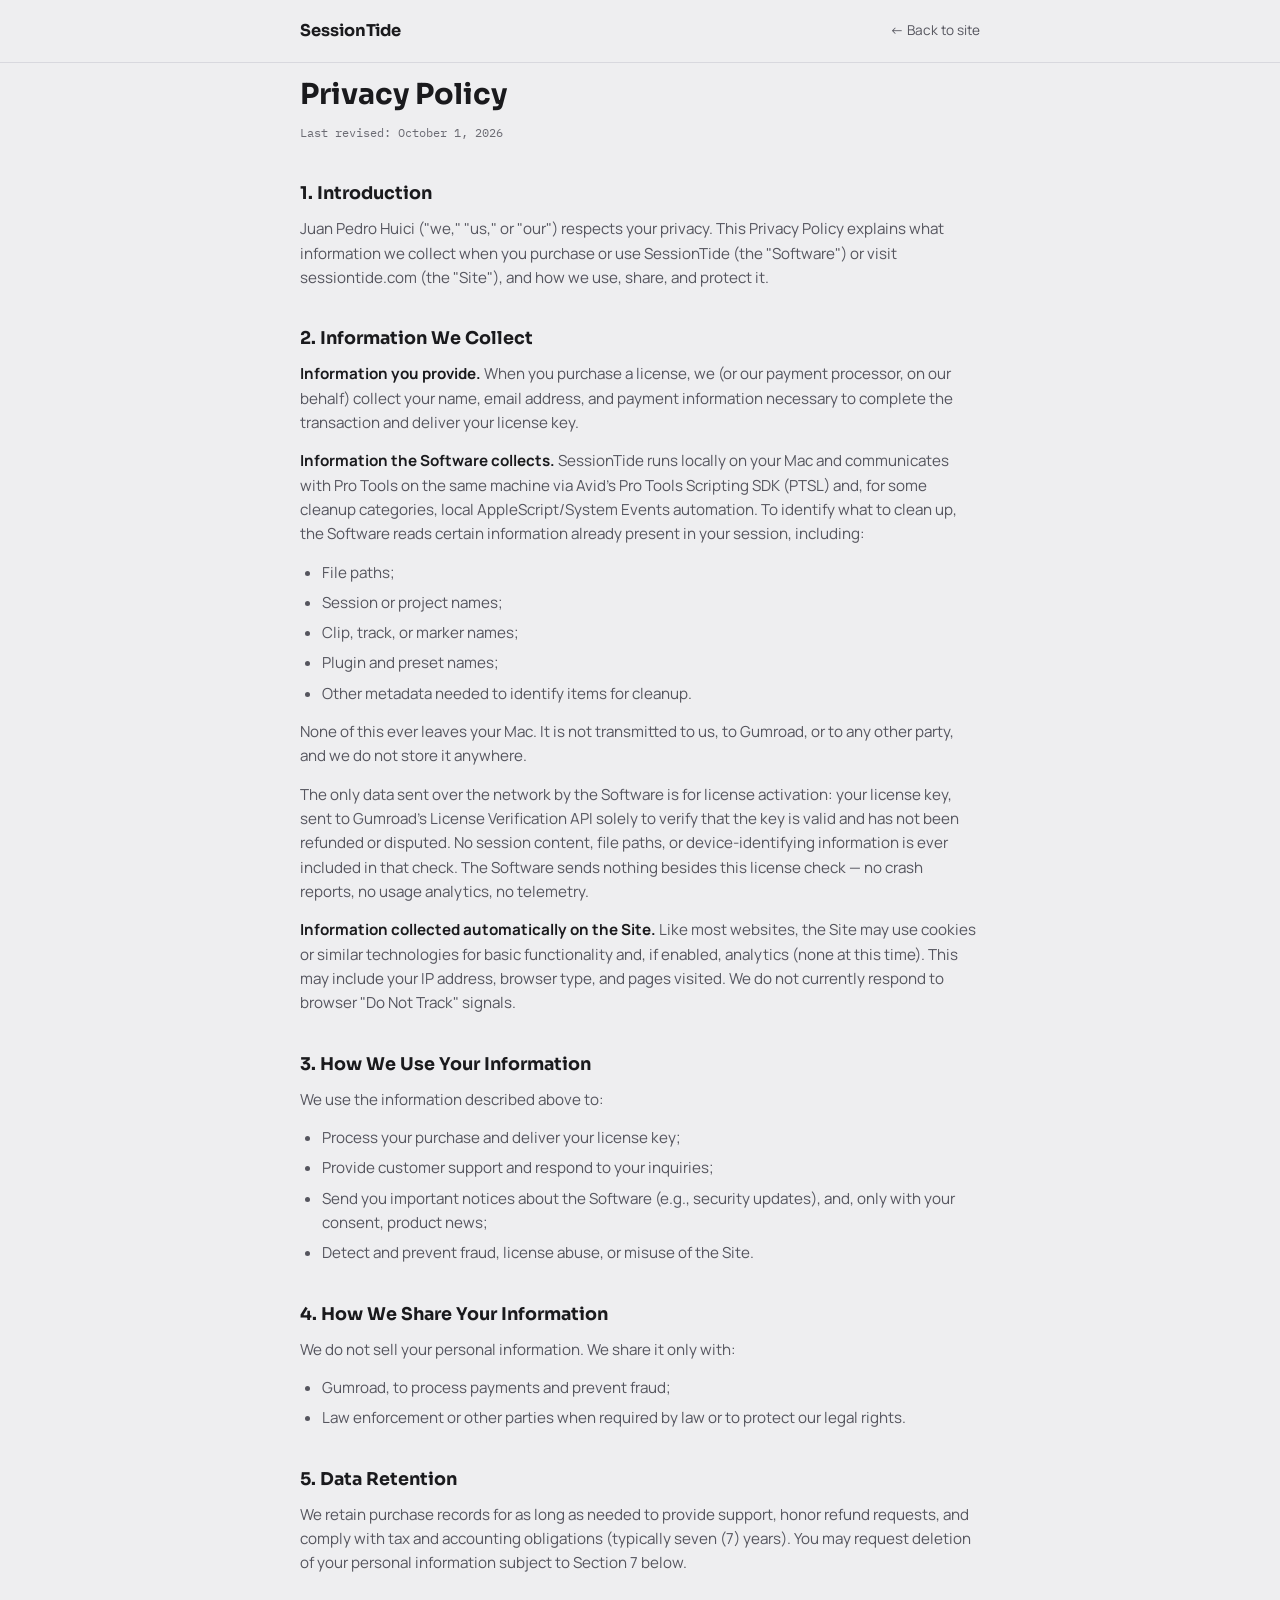
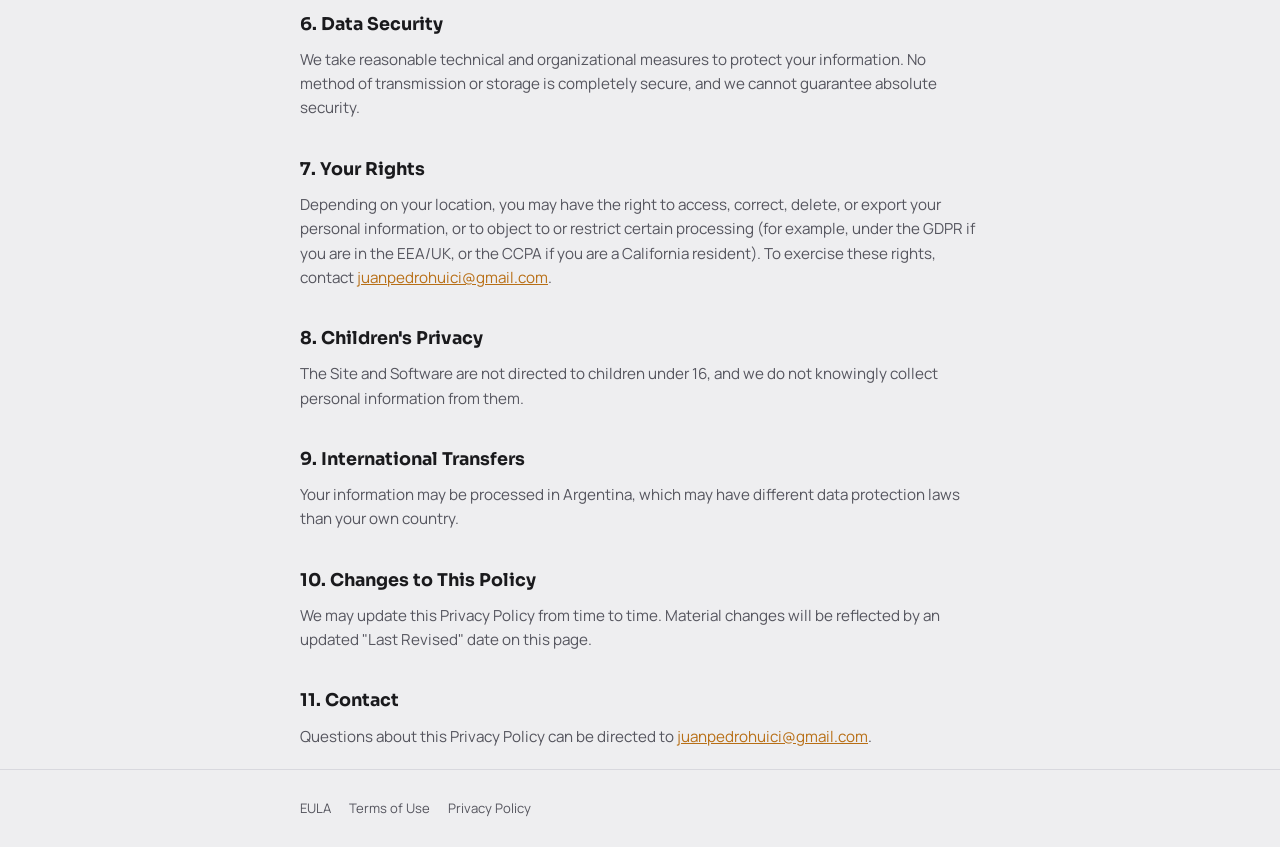
<file: privacy.html>
<!doctype html>
<html lang="en">
<head>
<meta charset="utf-8">
<meta name="viewport" content="width=device-width,initial-scale=1">
<title>SessionTide — Privacy Policy</title>
<link rel="preconnect" href="https://fonts.googleapis.com">
<link rel="preconnect" href="https://fonts.gstatic.com" crossorigin>
<link href="https://fonts.googleapis.com/css2?family=Sora:wght@400;600;700;800&family=Manrope:wght@400;500;600;700&family=IBM+Plex+Mono:wght@400;500;600&display=swap" rel="stylesheet">
<link rel="stylesheet" href="legal.css">
</head>
<body>
<nav><div class="wrap"><a href="/" class="brand">SessionTide</a><a href="/" class="back">&larr; Back to site</a></div></nav>
<main class="wrap">
<h1>Privacy Policy</h1>
<div class="revised">Last revised: October 1, 2026</div>

<h2>1. Introduction</h2>
<p>Juan Pedro Huici ("we," "us," or "our") respects your privacy. This Privacy Policy explains what information we collect when you purchase or use SessionTide (the "Software") or visit sessiontide.com (the "Site"), and how we use, share, and protect it.</p>

<h2>2. Information We Collect</h2>
<p><strong>Information you provide.</strong> When you purchase a license, we (or our payment processor, on our behalf) collect your name, email address, and payment information necessary to complete the transaction and deliver your license key.</p>
<p><strong>Information the Software collects.</strong> SessionTide runs locally on your Mac and communicates with Pro Tools on the same machine via Avid's Pro Tools Scripting SDK (PTSL) and, for some cleanup categories, local AppleScript/System Events automation. To identify what to clean up, the Software reads certain information already present in your session, including:</p>
<ul>
<li>File paths;</li>
<li>Session or project names;</li>
<li>Clip, track, or marker names;</li>
<li>Plugin and preset names;</li>
<li>Other metadata needed to identify items for cleanup.</li>
</ul>
<p>None of this ever leaves your Mac. It is not transmitted to us, to Gumroad, or to any other party, and we do not store it anywhere.</p>
<p>The only data sent over the network by the Software is for license activation: your license key, sent to Gumroad's License Verification API solely to verify that the key is valid and has not been refunded or disputed. No session content, file paths, or device-identifying information is ever included in that check. The Software sends nothing besides this license check — no crash reports, no usage analytics, no telemetry.</p>
<p><strong>Information collected automatically on the Site.</strong> Like most websites, the Site may use cookies or similar technologies for basic functionality and, if enabled, analytics (none at this time). This may include your IP address, browser type, and pages visited. We do not currently respond to browser "Do Not Track" signals.</p>

<h2>3. How We Use Your Information</h2>
<p>We use the information described above to:</p>
<ul>
<li>Process your purchase and deliver your license key;</li>
<li>Provide customer support and respond to your inquiries;</li>
<li>Send you important notices about the Software (e.g., security updates), and, only with your consent, product news;</li>
<li>Detect and prevent fraud, license abuse, or misuse of the Site.</li>
</ul>

<h2>4. How We Share Your Information</h2>
<p>We do not sell your personal information. We share it only with:</p>
<ul>
<li>Gumroad, to process payments and prevent fraud;</li>
<li>Law enforcement or other parties when required by law or to protect our legal rights.</li>
</ul>

<h2>5. Data Retention</h2>
<p>We retain purchase records for as long as needed to provide support, honor refund requests, and comply with tax and accounting obligations (typically seven (7) years). You may request deletion of your personal information subject to Section 7 below.</p>

<h2>6. Data Security</h2>
<p>We take reasonable technical and organizational measures to protect your information. No method of transmission or storage is completely secure, and we cannot guarantee absolute security.</p>

<h2>7. Your Rights</h2>
<p>Depending on your location, you may have the right to access, correct, delete, or export your personal information, or to object to or restrict certain processing (for example, under the GDPR if you are in the EEA/UK, or the CCPA if you are a California resident). To exercise these rights, contact <a href="mailto:juanpedrohuici@gmail.com">juanpedrohuici@gmail.com</a>.</p>

<h2>8. Children's Privacy</h2>
<p>The Site and Software are not directed to children under 16, and we do not knowingly collect personal information from them.</p>

<h2>9. International Transfers</h2>
<p>Your information may be processed in Argentina, which may have different data protection laws than your own country.</p>

<h2>10. Changes to This Policy</h2>
<p>We may update this Privacy Policy from time to time. Material changes will be reflected by an updated "Last Revised" date on this page.</p>

<h2>11. Contact</h2>
<p>Questions about this Privacy Policy can be directed to <a href="mailto:juanpedrohuici@gmail.com">juanpedrohuici@gmail.com</a>.</p>
</main>
<footer><div class="wrap foot-links">
<a href="/eula.html">EULA</a>
<a href="/terms.html">Terms of Use</a>
<a href="/privacy.html">Privacy Policy</a>
</div></footer>
</body>
</html>
</file>
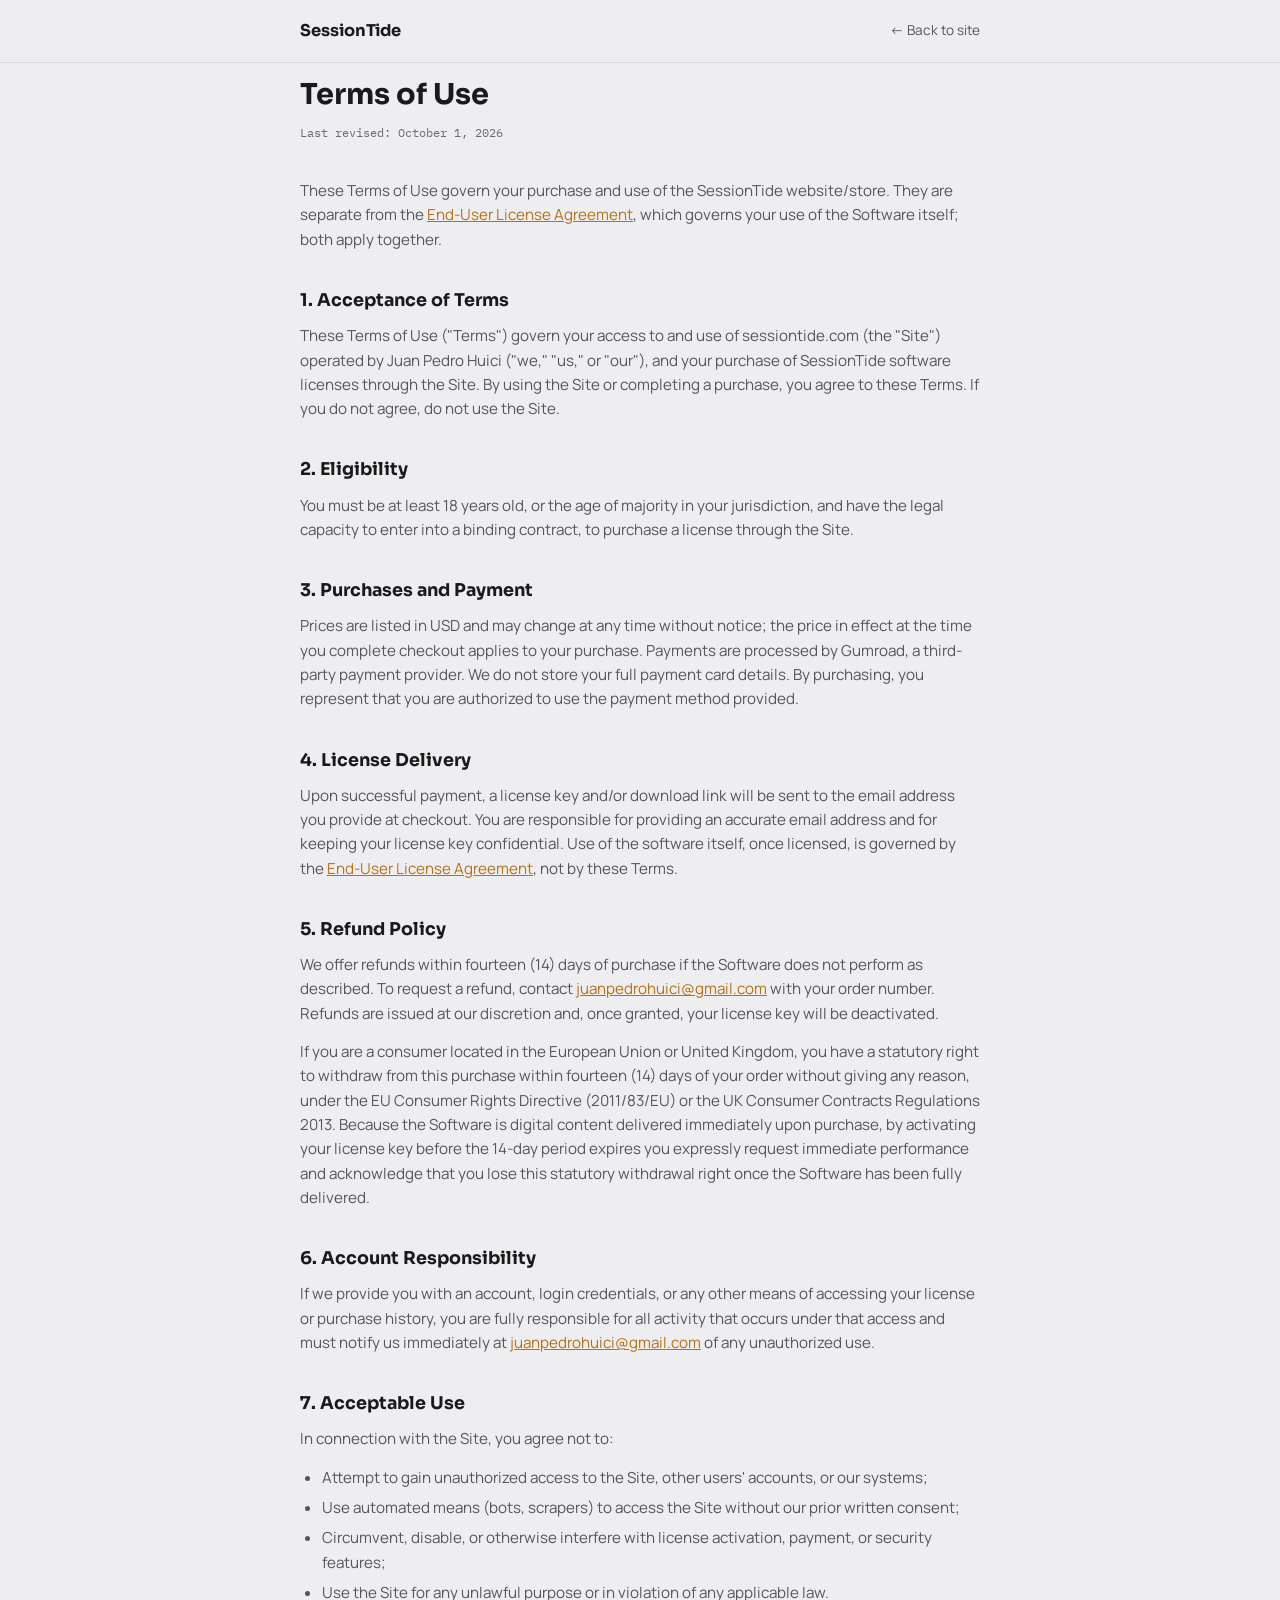
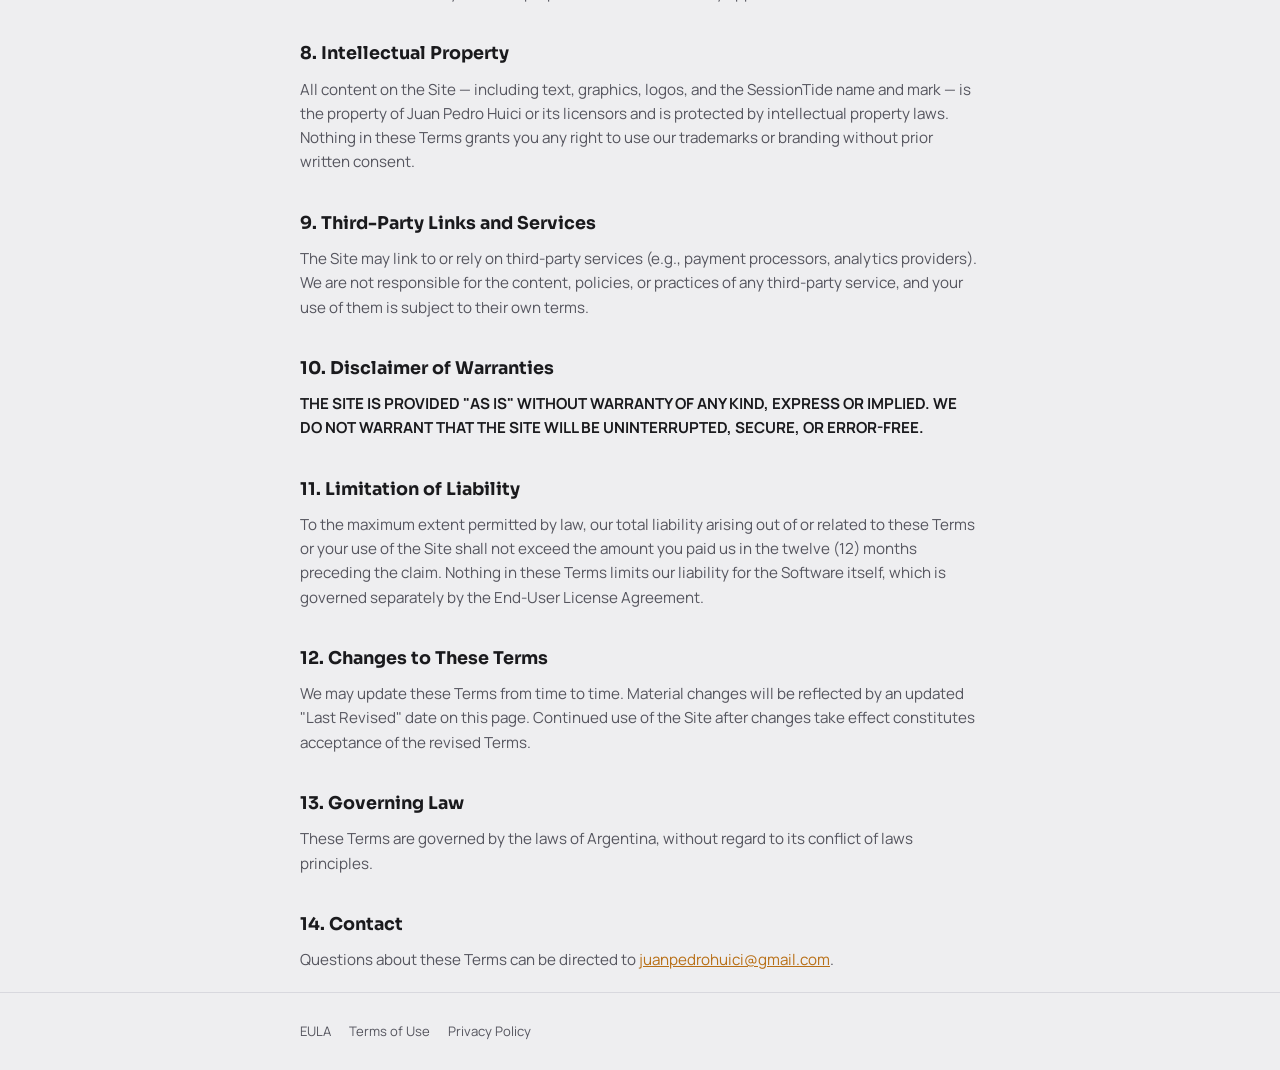
<file: terms.html>
<!doctype html>
<html lang="en">
<head>
<meta charset="utf-8">
<meta name="viewport" content="width=device-width,initial-scale=1">
<title>SessionTide — Terms of Use</title>
<link rel="preconnect" href="https://fonts.googleapis.com">
<link rel="preconnect" href="https://fonts.gstatic.com" crossorigin>
<link href="https://fonts.googleapis.com/css2?family=Sora:wght@400;600;700;800&family=Manrope:wght@400;500;600;700&family=IBM+Plex+Mono:wght@400;500;600&display=swap" rel="stylesheet">
<link rel="stylesheet" href="legal.css">
</head>
<body>
<nav><div class="wrap"><a href="/" class="brand">SessionTide</a><a href="/" class="back">&larr; Back to site</a></div></nav>
<main class="wrap">
<h1>Terms of Use</h1>
<div class="revised">Last revised: October 1, 2026</div>
<p>These Terms of Use govern your purchase and use of the SessionTide website/store. They are separate from the <a href="/eula.html">End-User License Agreement</a>, which governs your use of the Software itself; both apply together.</p>

<h2>1. Acceptance of Terms</h2>
<p>These Terms of Use ("Terms") govern your access to and use of sessiontide.com (the "Site") operated by Juan Pedro Huici ("we," "us," or "our"), and your purchase of SessionTide software licenses through the Site. By using the Site or completing a purchase, you agree to these Terms. If you do not agree, do not use the Site.</p>

<h2>2. Eligibility</h2>
<p>You must be at least 18 years old, or the age of majority in your jurisdiction, and have the legal capacity to enter into a binding contract, to purchase a license through the Site.</p>

<h2>3. Purchases and Payment</h2>
<p>Prices are listed in USD and may change at any time without notice; the price in effect at the time you complete checkout applies to your purchase. Payments are processed by Gumroad, a third-party payment provider. We do not store your full payment card details. By purchasing, you represent that you are authorized to use the payment method provided.</p>

<h2>4. License Delivery</h2>
<p>Upon successful payment, a license key and/or download link will be sent to the email address you provide at checkout. You are responsible for providing an accurate email address and for keeping your license key confidential. Use of the software itself, once licensed, is governed by the <a href="/eula.html">End-User License Agreement</a>, not by these Terms.</p>

<h2>5. Refund Policy</h2>
<p>We offer refunds within fourteen (14) days of purchase if the Software does not perform as described. To request a refund, contact <a href="mailto:juanpedrohuici@gmail.com">juanpedrohuici@gmail.com</a> with your order number. Refunds are issued at our discretion and, once granted, your license key will be deactivated.</p>
<p>If you are a consumer located in the European Union or United Kingdom, you have a statutory right to withdraw from this purchase within fourteen (14) days of your order without giving any reason, under the EU Consumer Rights Directive (2011/83/EU) or the UK Consumer Contracts Regulations 2013. Because the Software is digital content delivered immediately upon purchase, by activating your license key before the 14-day period expires you expressly request immediate performance and acknowledge that you lose this statutory withdrawal right once the Software has been fully delivered.</p>

<h2>6. Account Responsibility</h2>
<p>If we provide you with an account, login credentials, or any other means of accessing your license or purchase history, you are fully responsible for all activity that occurs under that access and must notify us immediately at <a href="mailto:juanpedrohuici@gmail.com">juanpedrohuici@gmail.com</a> of any unauthorized use.</p>

<h2>7. Acceptable Use</h2>
<p>In connection with the Site, you agree not to:</p>
<ul>
<li>Attempt to gain unauthorized access to the Site, other users' accounts, or our systems;</li>
<li>Use automated means (bots, scrapers) to access the Site without our prior written consent;</li>
<li>Circumvent, disable, or otherwise interfere with license activation, payment, or security features;</li>
<li>Use the Site for any unlawful purpose or in violation of any applicable law.</li>
</ul>

<h2>8. Intellectual Property</h2>
<p>All content on the Site — including text, graphics, logos, and the SessionTide name and mark — is the property of Juan Pedro Huici or its licensors and is protected by intellectual property laws. Nothing in these Terms grants you any right to use our trademarks or branding without prior written consent.</p>

<h2>9. Third-Party Links and Services</h2>
<p>The Site may link to or rely on third-party services (e.g., payment processors, analytics providers). We are not responsible for the content, policies, or practices of any third-party service, and your use of them is subject to their own terms.</p>

<h2>10. Disclaimer of Warranties</h2>
<p><strong>THE SITE IS PROVIDED "AS IS" WITHOUT WARRANTY OF ANY KIND, EXPRESS OR IMPLIED. WE DO NOT WARRANT THAT THE SITE WILL BE UNINTERRUPTED, SECURE, OR ERROR-FREE.</strong></p>

<h2>11. Limitation of Liability</h2>
<p>To the maximum extent permitted by law, our total liability arising out of or related to these Terms or your use of the Site shall not exceed the amount you paid us in the twelve (12) months preceding the claim. Nothing in these Terms limits our liability for the Software itself, which is governed separately by the End-User License Agreement.</p>

<h2>12. Changes to These Terms</h2>
<p>We may update these Terms from time to time. Material changes will be reflected by an updated "Last Revised" date on this page. Continued use of the Site after changes take effect constitutes acceptance of the revised Terms.</p>

<h2>13. Governing Law</h2>
<p>These Terms are governed by the laws of Argentina, without regard to its conflict of laws principles.</p>

<h2>14. Contact</h2>
<p>Questions about these Terms can be directed to <a href="mailto:juanpedrohuici@gmail.com">juanpedrohuici@gmail.com</a>.</p>
</main>
<footer><div class="wrap foot-links">
<a href="/eula.html">EULA</a>
<a href="/terms.html">Terms of Use</a>
<a href="/privacy.html">Privacy Policy</a>
</div></footer>
</body>
</html>
</file>
<file: legal.css>
:root{
  --bg:#EEEEF0; --surface:#FAFAFC; --raised:#E7E7EB;
  --border:#D8D8DE; --border-strong:#C4C4CC;
  --text:#1A1A1D; --text-2:#55555E; --text-3:#6B6B73;
  --amber:#B86F16; --amber-muted:#8A5A1F; --amber-wash: rgba(184,111,22,.10);
  color-scheme: light dark;
}
@media (prefers-color-scheme: dark){
  :root{
    --bg:#121215; --surface:#19191E; --raised:#202026;
    --border:#26262D; --border-strong:#33333B;
    --text:#EDEDF0; --text-2:#A1A1AA; --text-3:#7C7C86;
    --amber:#E8A33D; --amber-muted:#B8894A; --amber-wash: rgba(232,163,61,.10);
  }
}
*{box-sizing:border-box}
html,body{margin:0; background:var(--bg); color:var(--text);}
body{
  font-family:"Manrope",system-ui,sans-serif; line-height:1.6;
  -webkit-font-smoothing:antialiased;
}
a{color:var(--amber)}
.wrap{max-width:720px; margin:0 auto; padding:0 20px;}
nav{border-bottom:1px solid var(--border); padding-block:18px; margin-bottom:8px;}
nav .wrap{display:flex; align-items:center; justify-content:space-between;}
.brand{font-family:"Sora",system-ui,sans-serif; font-weight:700; font-size:1.02rem; text-decoration:none; color:var(--text);}
.back{font-size:.85rem; color:var(--text-2); text-decoration:none;}
.back:hover{color:var(--text);}
main{padding-block:40px 80px;}
h1{font-family:"Sora",system-ui,sans-serif; font-weight:700; font-size:1.8rem; margin:0 0 6px;}
.revised{font-family:"IBM Plex Mono",monospace; font-size:.78rem; color:var(--text-3); margin-bottom:36px;}
h2{font-family:"Sora",system-ui,sans-serif; font-weight:700; font-size:1.1rem; margin:34px 0 10px;}
p{color:var(--text-2); font-size:.95rem; margin:0 0 14px;}
ul{color:var(--text-2); font-size:.95rem; padding-left:22px; margin:0 0 14px;}
li{margin-bottom:6px;}
strong{color:var(--text);}
footer{border-top:1px solid var(--border); padding-block:28px; margin-top:20px;}
.foot-links{display:flex; gap:18px; font-size:.82rem; color:var(--text-2); flex-wrap:wrap;}
.foot-links a{text-decoration:none; color:var(--text-2);}
.foot-links a:hover{color:var(--text);}
</file>
